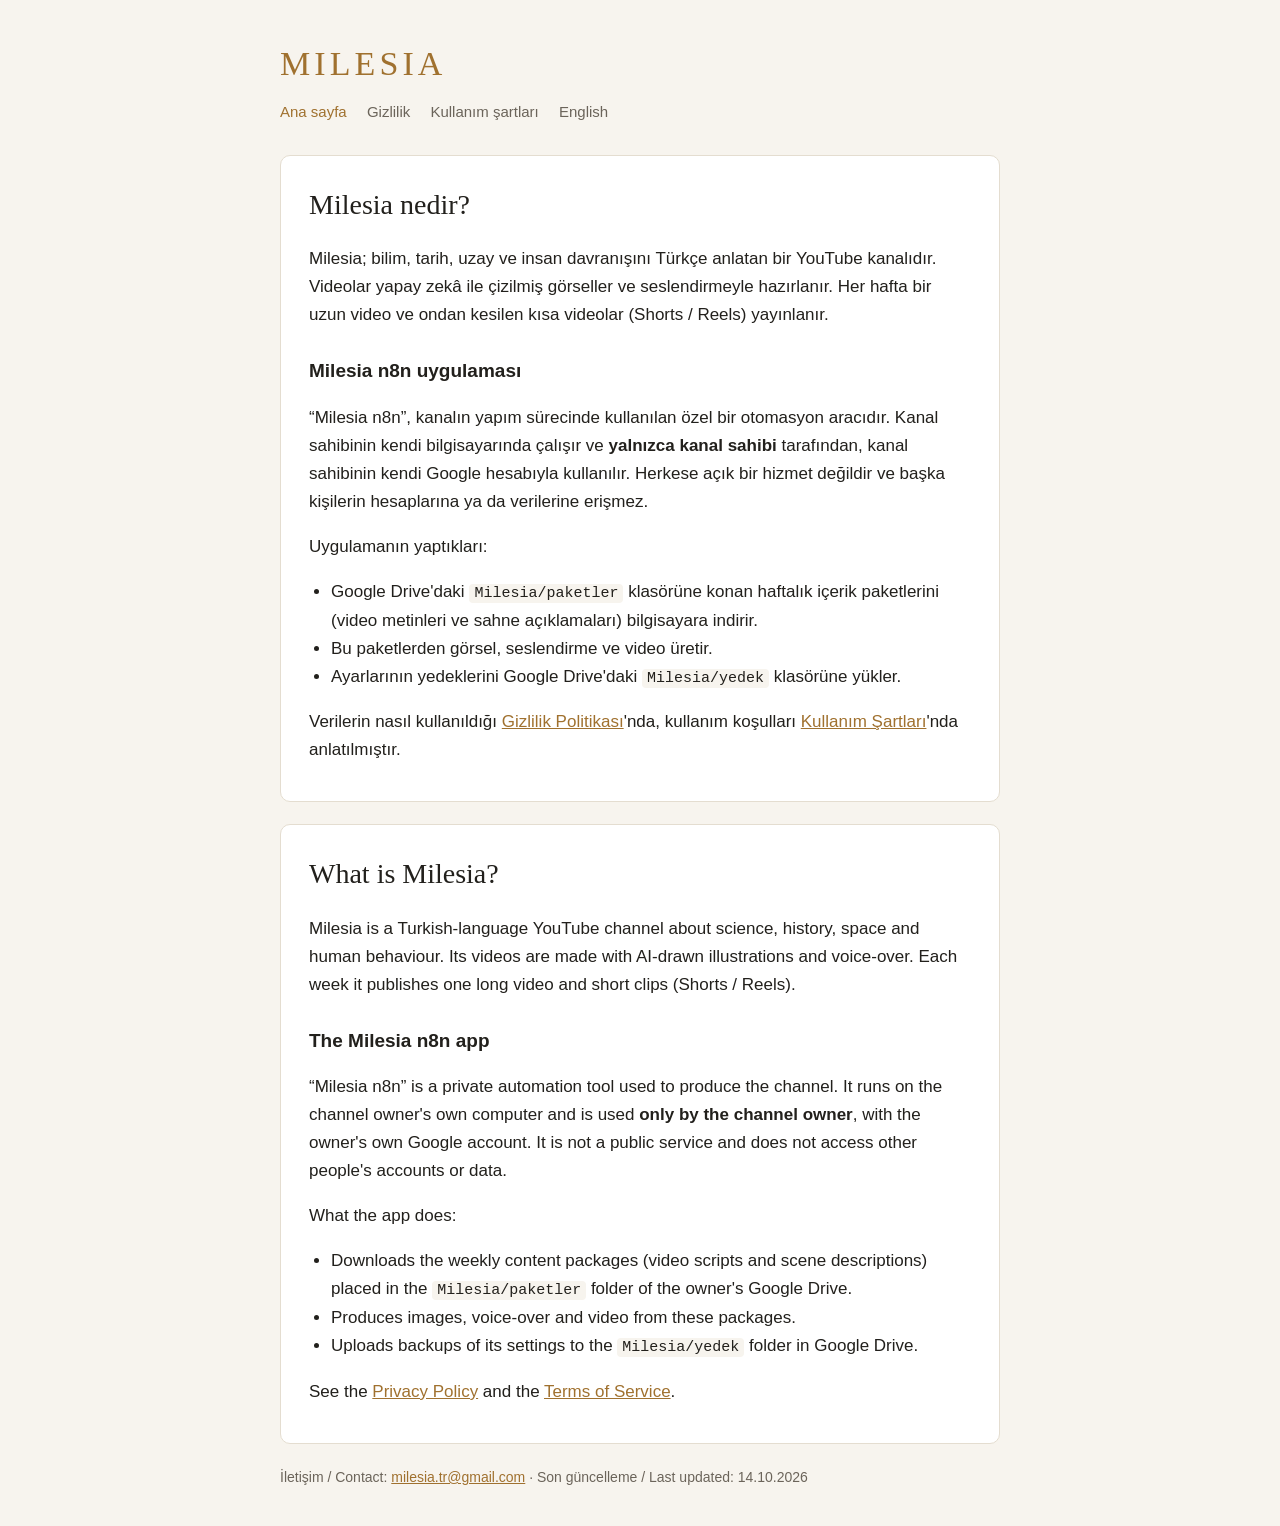
<file: index.html>
<!doctype html>
<html lang="tr">
<head>
<meta charset="utf-8">
<meta name="viewport" content="width=device-width, initial-scale=1">
<title>Milesia</title>
<meta name="description" content="Milesia: bilim, tarih, uzay ve insan davranışını Türkçe anlatan YouTube kanalı.">
<link rel="stylesheet" href="stil.css">
</head>
<body>
<header>
  <a class="logo" href="./">MILESIA</a>
  <nav>
    <a href="./" aria-current="page">Ana sayfa</a>
    <a href="gizlilik.html">Gizlilik</a>
    <a href="kosullar.html">Kullanım şartları</a>
    <a href="#en">English</a>
  </nav>
</header>

<main>
  <section>
    <h1>Milesia nedir?</h1>
    <p>Milesia; bilim, tarih, uzay ve insan davranışını Türkçe anlatan bir YouTube kanalıdır.
    Videolar yapay zekâ ile çizilmiş görseller ve seslendirmeyle hazırlanır. Her hafta bir uzun
    video ve ondan kesilen kısa videolar (Shorts / Reels) yayınlanır.</p>

    <h2>Milesia n8n uygulaması</h2>
    <p>“Milesia n8n”, kanalın yapım sürecinde kullanılan özel bir otomasyon aracıdır.
    Kanal sahibinin kendi bilgisayarında çalışır ve <strong>yalnızca kanal sahibi</strong> tarafından,
    kanal sahibinin kendi Google hesabıyla kullanılır. Herkese açık bir hizmet değildir ve
    başka kişilerin hesaplarına ya da verilerine erişmez.</p>
    <p>Uygulamanın yaptıkları:</p>
    <ul>
      <li>Google Drive'daki <code>Milesia/paketler</code> klasörüne konan haftalık içerik paketlerini
      (video metinleri ve sahne açıklamaları) bilgisayara indirir.</li>
      <li>Bu paketlerden görsel, seslendirme ve video üretir.</li>
      <li>Ayarlarının yedeklerini Google Drive'daki <code>Milesia/yedek</code> klasörüne yükler.</li>
    </ul>
    <p>Verilerin nasıl kullanıldığı <a href="gizlilik.html">Gizlilik Politikası</a>'nda,
    kullanım koşulları <a href="kosullar.html">Kullanım Şartları</a>'nda anlatılmıştır.</p>
  </section>

  <section id="en" lang="en">
    <h1>What is Milesia?</h1>
    <p>Milesia is a Turkish-language YouTube channel about science, history, space and human
    behaviour. Its videos are made with AI-drawn illustrations and voice-over. Each week it
    publishes one long video and short clips (Shorts / Reels).</p>

    <h2>The Milesia n8n app</h2>
    <p>“Milesia n8n” is a private automation tool used to produce the channel. It runs on the
    channel owner's own computer and is used <strong>only by the channel owner</strong>, with the
    owner's own Google account. It is not a public service and does not access other people's
    accounts or data.</p>
    <p>What the app does:</p>
    <ul>
      <li>Downloads the weekly content packages (video scripts and scene descriptions) placed in the
      <code>Milesia/paketler</code> folder of the owner's Google Drive.</li>
      <li>Produces images, voice-over and video from these packages.</li>
      <li>Uploads backups of its settings to the <code>Milesia/yedek</code> folder in Google Drive.</li>
    </ul>
    <p>See the <a href="gizlilik.html#en">Privacy Policy</a> and the
    <a href="kosullar.html#en">Terms of Service</a>.</p>
  </section>
</main>

<footer>
  İletişim / Contact: <a href="mailto:milesia.tr@gmail.com">milesia.tr@gmail.com</a> · Son güncelleme / Last updated: 14.10.2026
</footer>
</body>
</html>
</file>
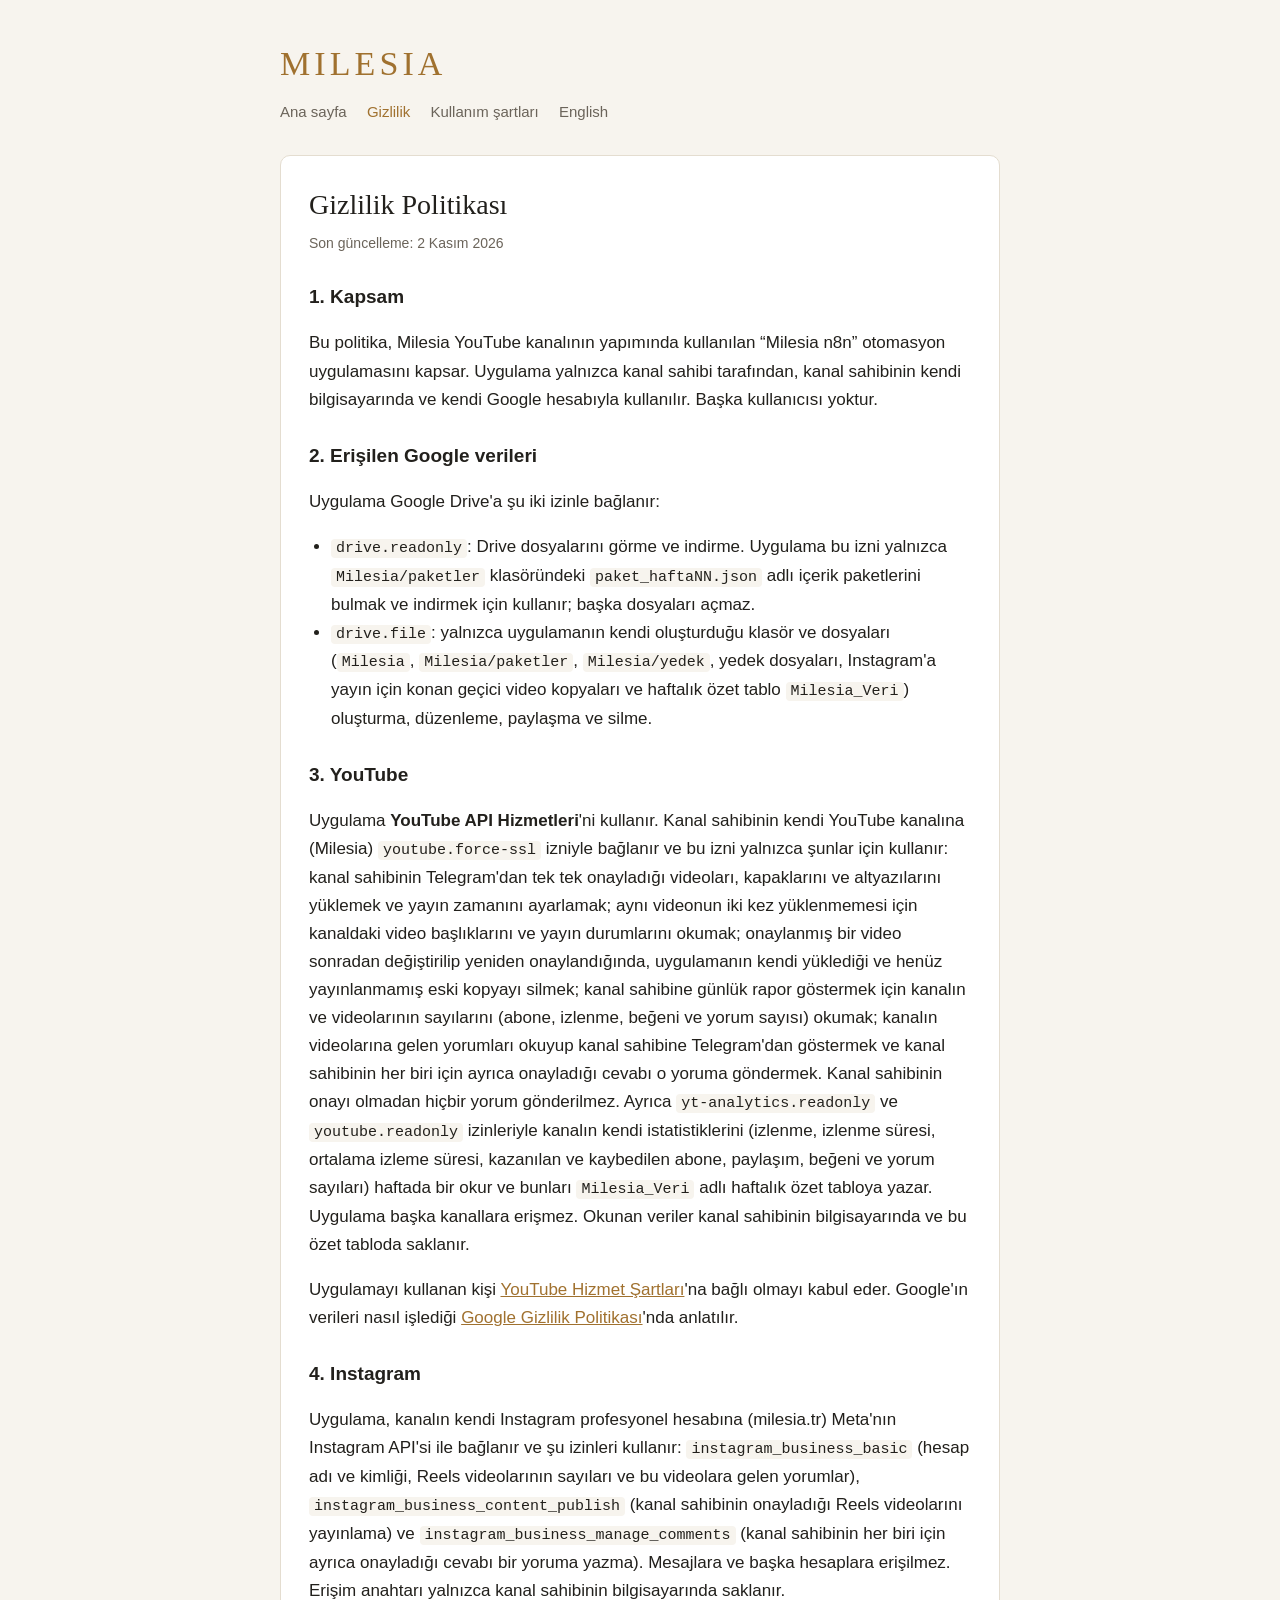
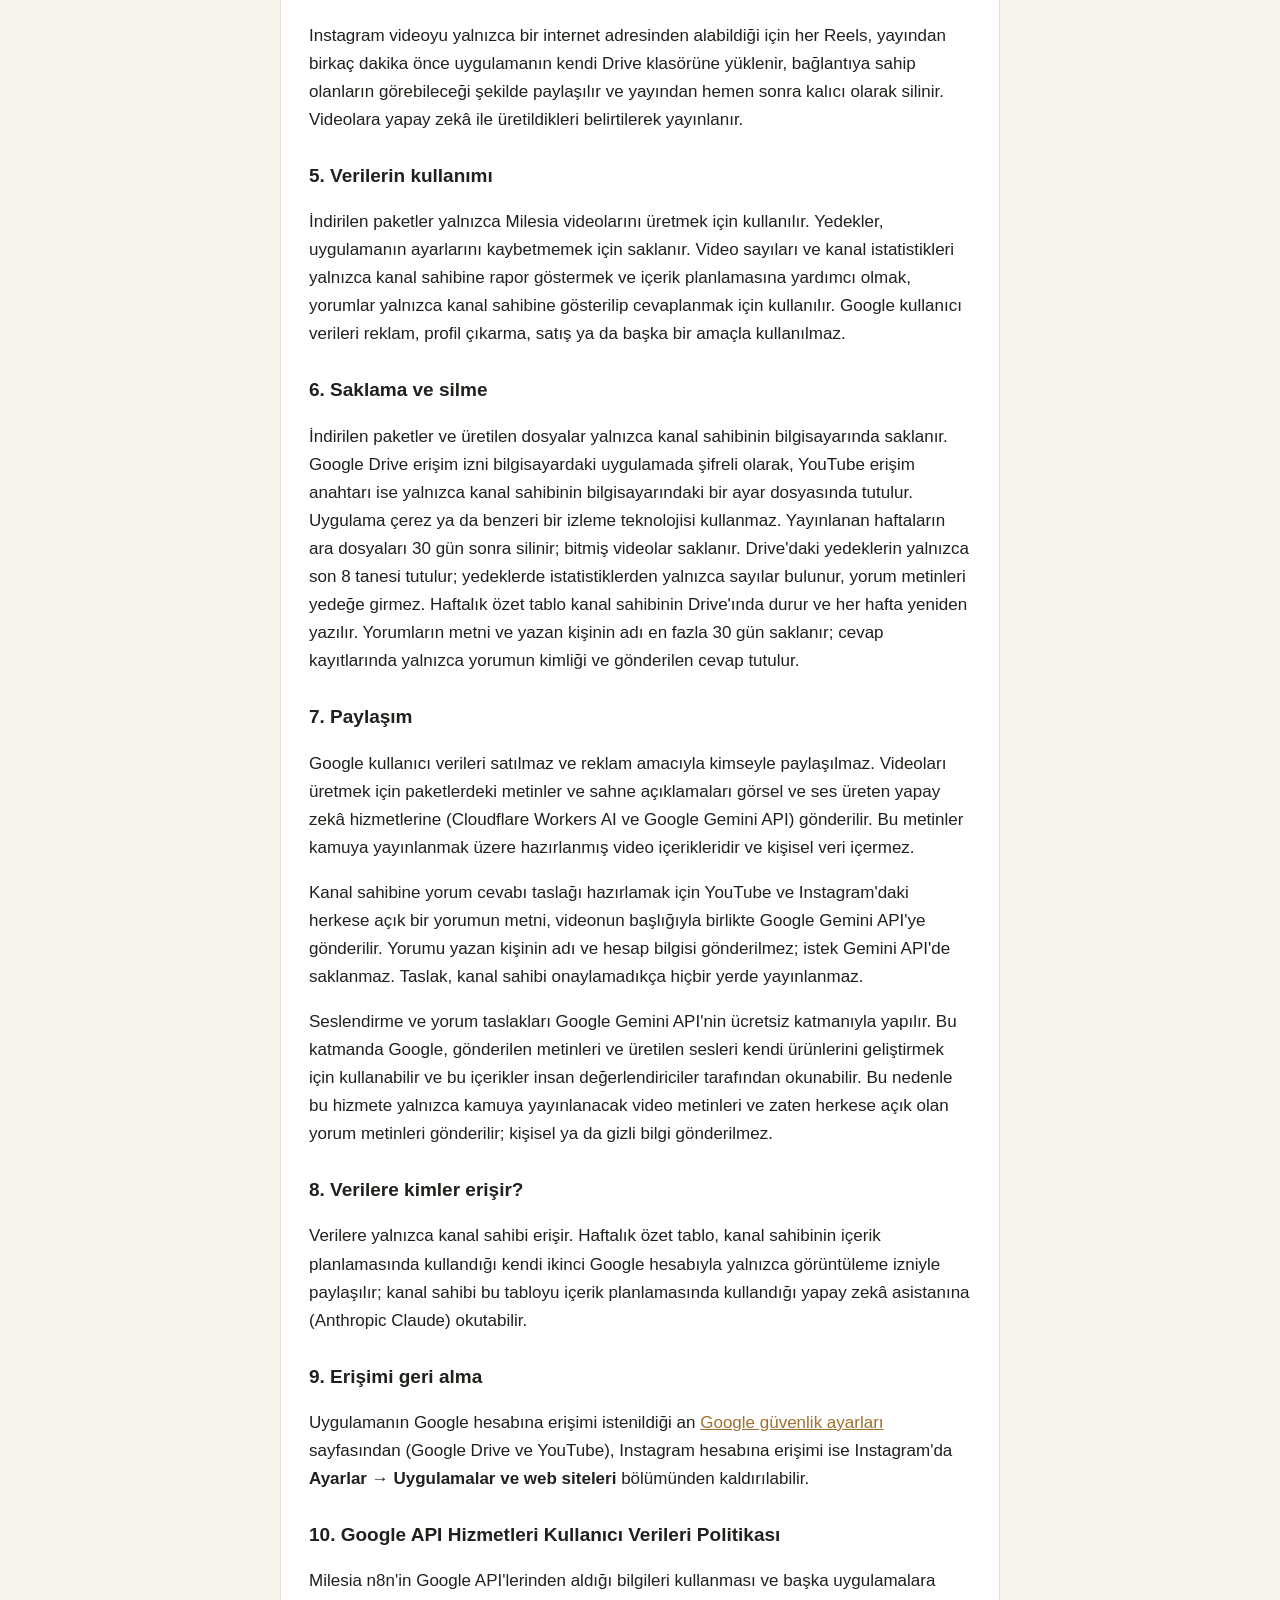
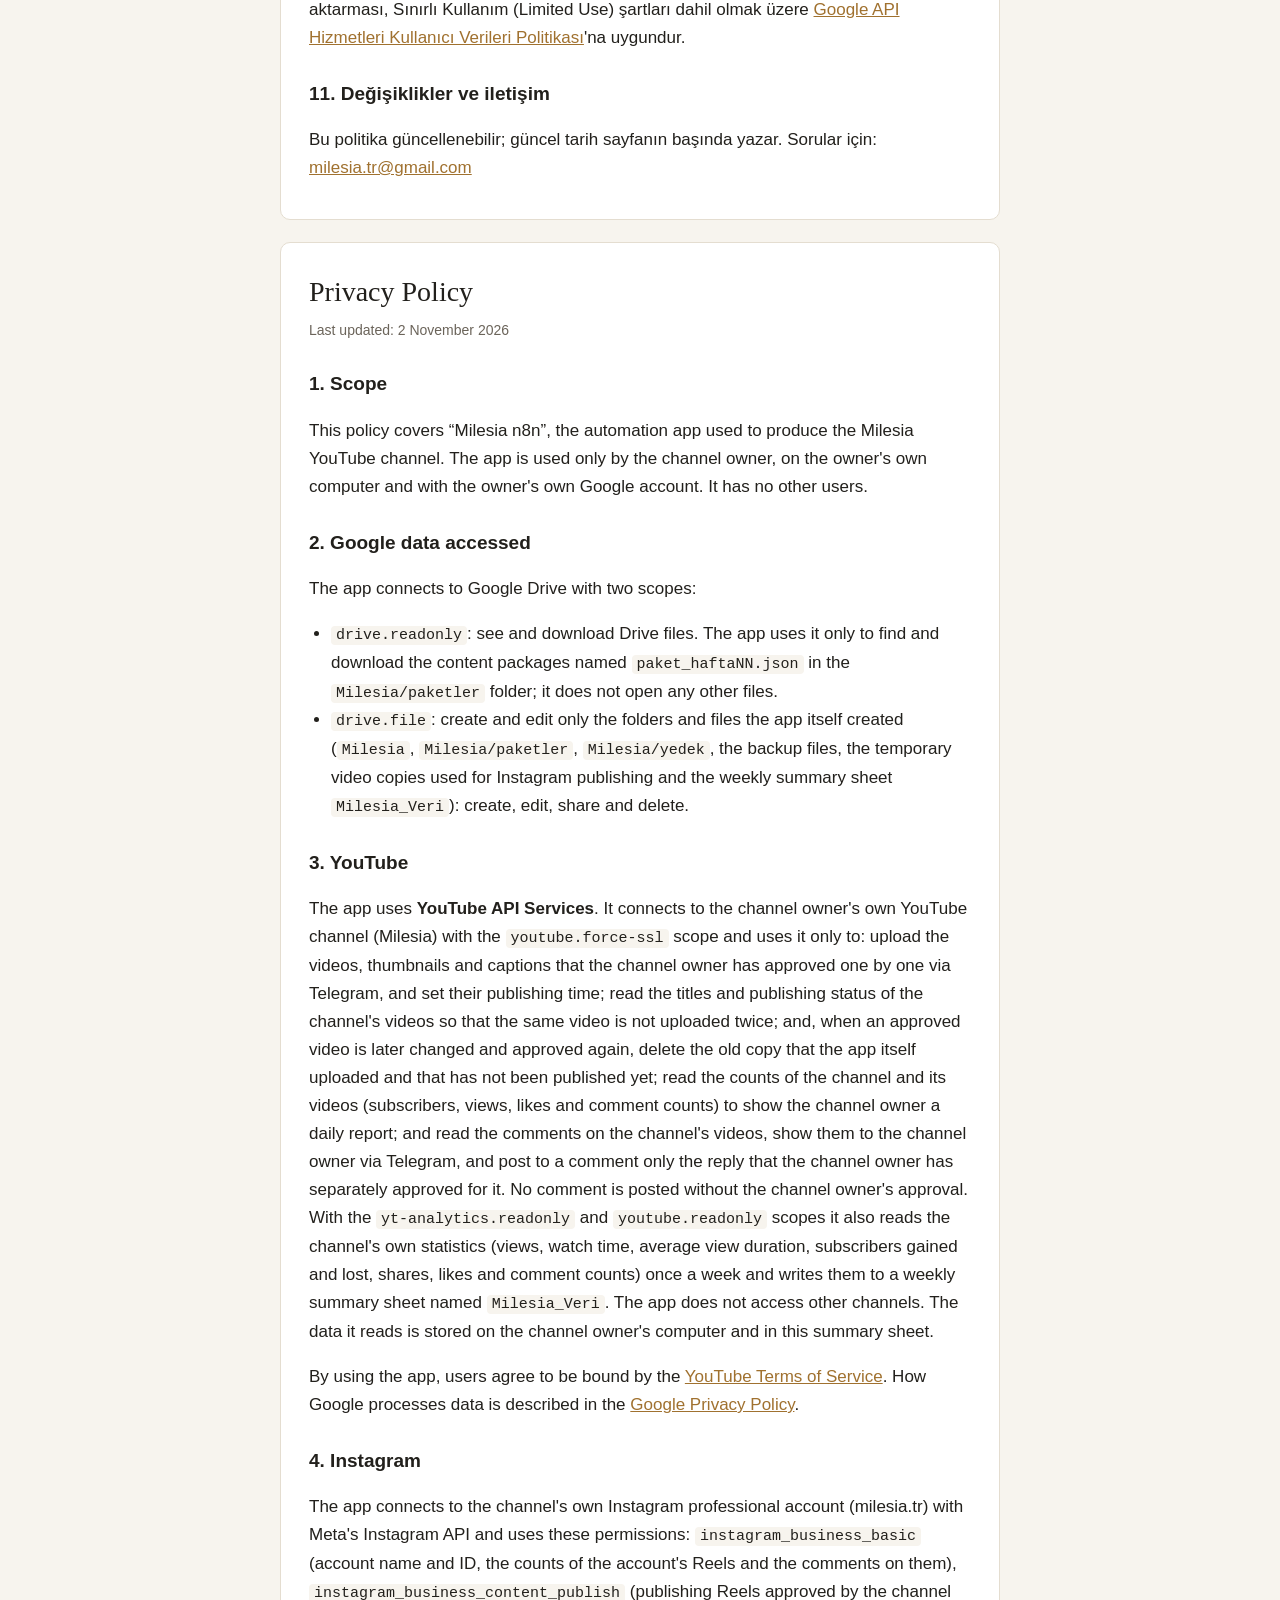
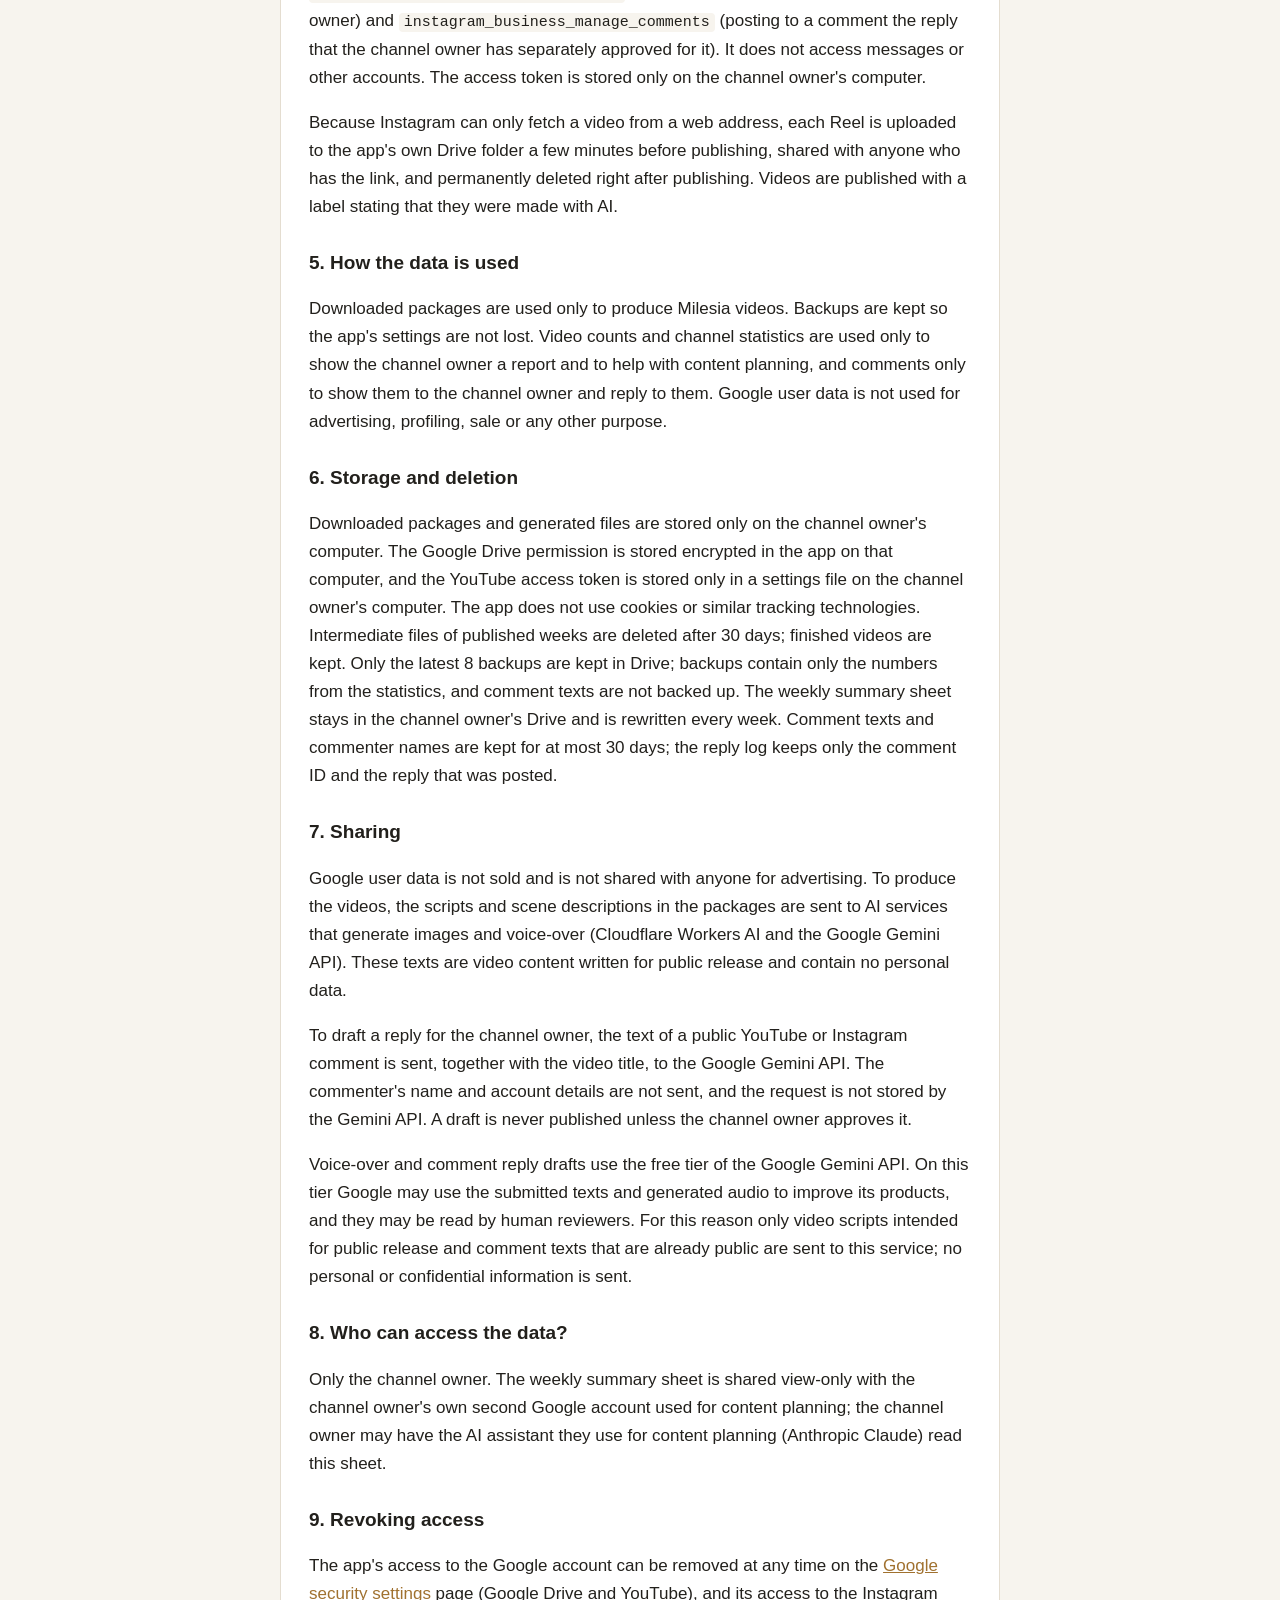
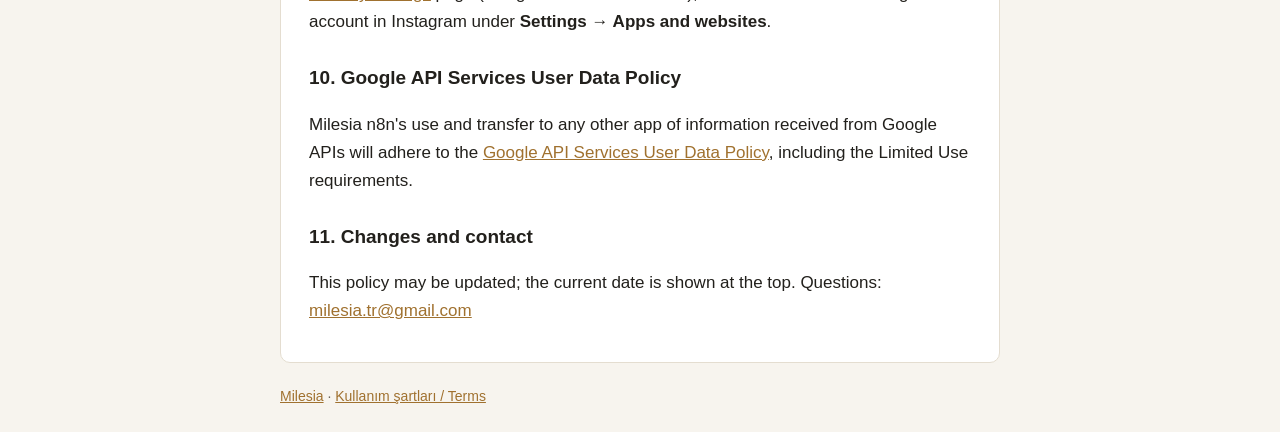
<file: gizlilik.html>
<!doctype html>
<html lang="tr">
<head>
<meta charset="utf-8">
<meta name="viewport" content="width=device-width, initial-scale=1">
<title>Milesia – Gizlilik Politikası</title>
<link rel="stylesheet" href="stil.css">
</head>
<body>
<header>
  <a class="logo" href="./">MILESIA</a>
  <nav>
    <a href="./">Ana sayfa</a>
    <a href="gizlilik.html" aria-current="page">Gizlilik</a>
    <a href="kosullar.html">Kullanım şartları</a>
    <a href="#en">English</a>
  </nav>
</header>

<main>
  <section>
    <h1>Gizlilik Politikası</h1>
    <p class="tarih">Son güncelleme: 2 Kasım 2026</p>

    <h2>1. Kapsam</h2>
    <p>Bu politika, Milesia YouTube kanalının yapımında kullanılan “Milesia n8n” otomasyon
    uygulamasını kapsar. Uygulama yalnızca kanal sahibi tarafından, kanal sahibinin kendi
    bilgisayarında ve kendi Google hesabıyla kullanılır. Başka kullanıcısı yoktur.</p>

    <h2>2. Erişilen Google verileri</h2>
    <p>Uygulama Google Drive'a şu iki izinle bağlanır:</p>
    <ul>
      <li><code>drive.readonly</code>: Drive dosyalarını görme ve indirme. Uygulama bu izni yalnızca
      <code>Milesia/paketler</code> klasöründeki <code>paket_haftaNN.json</code> adlı içerik paketlerini
      bulmak ve indirmek için kullanır; başka dosyaları açmaz.</li>
      <li><code>drive.file</code>: yalnızca uygulamanın kendi oluşturduğu klasör ve dosyaları
      (<code>Milesia</code>, <code>Milesia/paketler</code>, <code>Milesia/yedek</code>, yedek dosyaları,
      Instagram'a yayın için konan geçici video kopyaları ve haftalık özet tablo <code>Milesia_Veri</code>)
      oluşturma, düzenleme, paylaşma ve silme.</li>
    </ul>

    <h2>3. YouTube</h2>
    <p>Uygulama <b>YouTube API Hizmetleri</b>'ni kullanır. Kanal sahibinin kendi YouTube kanalına (Milesia)
    <code>youtube.force-ssl</code> izniyle bağlanır ve bu izni yalnızca şunlar için kullanır: kanal sahibinin
    Telegram'dan tek tek onayladığı videoları, kapaklarını ve altyazılarını yüklemek ve yayın zamanını ayarlamak;
    aynı videonun iki kez yüklenmemesi için kanaldaki video başlıklarını ve yayın durumlarını okumak; onaylanmış
    bir video sonradan değiştirilip yeniden onaylandığında, uygulamanın kendi yüklediği ve henüz yayınlanmamış eski
    kopyayı silmek; kanal sahibine günlük rapor göstermek için kanalın ve videolarının sayılarını (abone, izlenme,
    beğeni ve yorum sayısı) okumak; kanalın videolarına gelen yorumları okuyup kanal sahibine Telegram'dan göstermek ve
    kanal sahibinin her biri için ayrıca onayladığı cevabı o yoruma göndermek. Kanal sahibinin onayı olmadan hiçbir
    yorum gönderilmez. Ayrıca <code>yt-analytics.readonly</code> ve <code>youtube.readonly</code> izinleriyle
    kanalın kendi istatistiklerini (izlenme, izlenme süresi, ortalama izleme süresi, kazanılan ve kaybedilen abone,
    paylaşım, beğeni ve yorum sayıları) haftada bir okur ve bunları <code>Milesia_Veri</code> adlı haftalık özet
    tabloya yazar. Uygulama başka kanallara erişmez. Okunan veriler kanal sahibinin bilgisayarında ve bu özet tabloda saklanır.</p>
    <p>Uygulamayı kullanan kişi <a href="https://www.youtube.com/t/terms">YouTube Hizmet Şartları</a>'na bağlı
    olmayı kabul eder. Google'ın verileri nasıl işlediği
    <a href="http://www.google.com/policies/privacy">Google Gizlilik Politikası</a>'nda anlatılır.</p>

    <h2>4. Instagram</h2>
    <p>Uygulama, kanalın kendi Instagram profesyonel hesabına (milesia.tr) Meta'nın Instagram API'si ile
    bağlanır ve şu izinleri kullanır: <code>instagram_business_basic</code> (hesap adı ve kimliği, Reels
    videolarının sayıları ve bu videolara gelen yorumlar), <code>instagram_business_content_publish</code> (kanal
    sahibinin onayladığı Reels videolarını yayınlama) ve <code>instagram_business_manage_comments</code> (kanal
    sahibinin her biri için ayrıca onayladığı cevabı bir yoruma yazma). Mesajlara ve başka hesaplara erişilmez.
    Erişim anahtarı yalnızca kanal sahibinin bilgisayarında saklanır.</p>
    <p>Instagram videoyu yalnızca bir internet adresinden alabildiği için her Reels, yayından birkaç dakika önce
    uygulamanın kendi Drive klasörüne yüklenir, bağlantıya sahip olanların görebileceği şekilde paylaşılır ve
    yayından hemen sonra kalıcı olarak silinir. Videolara yapay zekâ ile üretildikleri belirtilerek yayınlanır.</p>

    <h2>5. Verilerin kullanımı</h2>
    <p>İndirilen paketler yalnızca Milesia videolarını üretmek için kullanılır. Yedekler, uygulamanın
    ayarlarını kaybetmemek için saklanır. Video sayıları ve kanal istatistikleri yalnızca kanal sahibine rapor
    göstermek ve içerik planlamasına yardımcı olmak, yorumlar yalnızca kanal sahibine gösterilip cevaplanmak için
    kullanılır. Google kullanıcı verileri reklam, profil çıkarma, satış ya da başka bir amaçla kullanılmaz.</p>

    <h2>6. Saklama ve silme</h2>
    <p>İndirilen paketler ve üretilen dosyalar yalnızca kanal sahibinin bilgisayarında saklanır.
    Google Drive erişim izni bilgisayardaki uygulamada şifreli olarak, YouTube erişim anahtarı ise yalnızca kanal sahibinin
    bilgisayarındaki bir ayar dosyasında tutulur. Uygulama çerez ya da benzeri bir izleme teknolojisi kullanmaz. Yayınlanan haftaların ara
    dosyaları 30 gün sonra silinir; bitmiş videolar saklanır. Drive'daki yedeklerin yalnızca son 8 tanesi
    tutulur; yedeklerde istatistiklerden yalnızca sayılar bulunur, yorum metinleri yedeğe girmez. Haftalık özet tablo
    kanal sahibinin Drive'ında durur ve her hafta yeniden yazılır. Yorumların metni ve yazan kişinin adı en fazla
    30 gün saklanır; cevap kayıtlarında yalnızca yorumun kimliği ve gönderilen cevap tutulur.</p>

    <h2>7. Paylaşım</h2>
    <p>Google kullanıcı verileri satılmaz ve reklam amacıyla kimseyle paylaşılmaz. Videoları üretmek için
    paketlerdeki metinler ve sahne açıklamaları görsel ve ses üreten yapay zekâ hizmetlerine
    (Cloudflare Workers AI ve Google Gemini API) gönderilir. Bu metinler kamuya yayınlanmak üzere
    hazırlanmış video içerikleridir ve kişisel veri içermez.</p>
    <p>Kanal sahibine yorum cevabı taslağı hazırlamak için YouTube ve Instagram'daki herkese açık bir yorumun metni,
    videonun başlığıyla birlikte Google Gemini API'ye gönderilir. Yorumu yazan kişinin adı ve hesap bilgisi gönderilmez;
    istek Gemini API'de saklanmaz. Taslak, kanal sahibi onaylamadıkça hiçbir yerde yayınlanmaz.</p>
    <p>Seslendirme ve yorum taslakları Google Gemini API'nin ücretsiz katmanıyla yapılır. Bu katmanda Google, gönderilen
    metinleri ve üretilen sesleri kendi ürünlerini geliştirmek için kullanabilir ve bu içerikler insan
    değerlendiriciler tarafından okunabilir. Bu nedenle bu hizmete yalnızca kamuya yayınlanacak video
    metinleri ve zaten herkese açık olan yorum metinleri gönderilir; kişisel ya da gizli bilgi gönderilmez.</p>

    <h2>8. Verilere kimler erişir?</h2>
    <p>Verilere yalnızca kanal sahibi erişir. Haftalık özet tablo, kanal sahibinin içerik planlamasında kullandığı
    kendi ikinci Google hesabıyla yalnızca görüntüleme izniyle paylaşılır; kanal sahibi bu tabloyu içerik
    planlamasında kullandığı yapay zekâ asistanına (Anthropic Claude) okutabilir.</p>

    <h2>9. Erişimi geri alma</h2>
    <p>Uygulamanın Google hesabına erişimi istenildiği an
    <a href="https://security.google.com/settings/security/permissions">Google güvenlik ayarları</a>
    sayfasından (Google Drive ve YouTube), Instagram hesabına erişimi ise Instagram'da <b>Ayarlar → Uygulamalar ve web siteleri</b>
    bölümünden kaldırılabilir.</p>

    <h2>10. Google API Hizmetleri Kullanıcı Verileri Politikası</h2>
    <p>Milesia n8n'in Google API'lerinden aldığı bilgileri kullanması ve başka uygulamalara aktarması,
    Sınırlı Kullanım (Limited Use) şartları dahil olmak üzere
    <a href="https://developers.google.com/terms/api-services-user-data-policy">Google API Hizmetleri
    Kullanıcı Verileri Politikası</a>'na uygundur.</p>

    <h2>11. Değişiklikler ve iletişim</h2>
    <p>Bu politika güncellenebilir; güncel tarih sayfanın başında yazar. Sorular için:
    <a href="mailto:milesia.tr@gmail.com">milesia.tr@gmail.com</a></p>
  </section>

  <section id="en" lang="en">
    <h1>Privacy Policy</h1>
    <p class="tarih">Last updated: 2 November 2026</p>

    <h2>1. Scope</h2>
    <p>This policy covers “Milesia n8n”, the automation app used to produce the Milesia YouTube channel.
    The app is used only by the channel owner, on the owner's own computer and with the owner's own
    Google account. It has no other users.</p>

    <h2>2. Google data accessed</h2>
    <p>The app connects to Google Drive with two scopes:</p>
    <ul>
      <li><code>drive.readonly</code>: see and download Drive files. The app uses it only to find and
      download the content packages named <code>paket_haftaNN.json</code> in the
      <code>Milesia/paketler</code> folder; it does not open any other files.</li>
      <li><code>drive.file</code>: create and edit only the folders and files the app itself created
      (<code>Milesia</code>, <code>Milesia/paketler</code>, <code>Milesia/yedek</code>, the backup files, the
      temporary video copies used for Instagram publishing and the weekly summary sheet <code>Milesia_Veri</code>):
      create, edit, share and delete.</li>
    </ul>

    <h2>3. YouTube</h2>
    <p>The app uses <b>YouTube API Services</b>. It connects to the channel owner's own YouTube channel (Milesia)
    with the <code>youtube.force-ssl</code> scope and uses it only to: upload the videos, thumbnails and captions that
    the channel owner has approved one by one via Telegram, and set their publishing time; read the titles and
    publishing status of the channel's videos so that the same video is not uploaded twice; and, when an approved
    video is later changed and approved again, delete the old copy that the app itself uploaded and that has not
    been published yet; read the counts of the channel and its videos (subscribers, views, likes and comment counts)
    to show the channel owner a daily report; and read the comments on the channel's videos, show them to the channel
    owner via Telegram, and post to a comment only the reply that the channel owner has separately approved for it.
    No comment is posted without the channel owner's approval. With the <code>yt-analytics.readonly</code> and
    <code>youtube.readonly</code> scopes it also reads the channel's own statistics (views, watch time, average view
    duration, subscribers gained and lost, shares, likes and comment counts) once a week and writes them to a weekly
    summary sheet named <code>Milesia_Veri</code>. The app does not access other channels. The data it reads is stored
    on the channel owner's computer and in this summary sheet.</p>
    <p>By using the app, users agree to be bound by the <a href="https://www.youtube.com/t/terms">YouTube Terms of
    Service</a>. How Google processes data is described in the
    <a href="http://www.google.com/policies/privacy">Google Privacy Policy</a>.</p>

    <h2>4. Instagram</h2>
    <p>The app connects to the channel's own Instagram professional account (milesia.tr) with Meta's Instagram
    API and uses these permissions: <code>instagram_business_basic</code> (account name and ID, the counts of the
    account's Reels and the comments on them), <code>instagram_business_content_publish</code> (publishing Reels
    approved by the channel owner) and <code>instagram_business_manage_comments</code> (posting to a comment the reply
    that the channel owner has separately approved for it). It does not access messages or other accounts. The access
    token is stored only on the channel owner's computer.</p>
    <p>Because Instagram can only fetch a video from a web address, each Reel is uploaded to the app's own Drive
    folder a few minutes before publishing, shared with anyone who has the link, and permanently deleted right after
    publishing. Videos are published with a label stating that they were made with AI.</p>

    <h2>5. How the data is used</h2>
    <p>Downloaded packages are used only to produce Milesia videos. Backups are kept so the app's
    settings are not lost. Video counts and channel statistics are used only to show the channel owner a report and
    to help with content planning, and comments only to show them to the channel owner and reply to them. Google user data is not used for advertising, profiling, sale or any
    other purpose.</p>

    <h2>6. Storage and deletion</h2>
    <p>Downloaded packages and generated files are stored only on the channel owner's computer.
    The Google Drive permission is stored encrypted in the app on that computer, and the YouTube access token is
    stored only in a settings file on the channel owner's computer. The app does not use cookies or similar
    tracking technologies. Intermediate files of
    published weeks are deleted after 30 days; finished videos are kept. Only the latest 8 backups are
    kept in Drive; backups contain only the numbers from the statistics, and comment texts are not backed up. The
    weekly summary sheet stays in the channel owner's Drive and is rewritten every week. Comment texts and commenter names are kept for at most 30 days; the reply log keeps only the
    comment ID and the reply that was posted.</p>

    <h2>7. Sharing</h2>
    <p>Google user data is not sold and is not shared with anyone for advertising. To produce the videos,
    the scripts and scene descriptions in the packages are sent to AI services that generate images and
    voice-over (Cloudflare Workers AI and the Google Gemini API). These texts are video content written
    for public release and contain no personal data.</p>
    <p>To draft a reply for the channel owner, the text of a public YouTube or Instagram comment is sent, together
    with the video title, to the Google Gemini API. The commenter's name and account details are not sent, and the
    request is not stored by the Gemini API. A draft is never published unless the channel owner approves it.</p>
    <p>Voice-over and comment reply drafts use the free tier of the Google Gemini API. On this tier Google may use the submitted
    texts and generated audio to improve its products, and they may be read by human reviewers. For this
    reason only video scripts intended for public release and comment texts that are already public are sent to
    this service; no personal or confidential information is sent.</p>

    <h2>8. Who can access the data?</h2>
    <p>Only the channel owner. The weekly summary sheet is shared view-only with the channel owner's own second
    Google account used for content planning; the channel owner may have the AI assistant they use for content
    planning (Anthropic Claude) read this sheet.</p>

    <h2>9. Revoking access</h2>
    <p>The app's access to the Google account can be removed at any time on the
    <a href="https://security.google.com/settings/security/permissions">Google security settings</a> page (Google
    Drive and YouTube), and its
    access to the Instagram account in Instagram under <b>Settings → Apps and websites</b>.</p>

    <h2>10. Google API Services User Data Policy</h2>
    <p>Milesia n8n's use and transfer to any other app of information received from Google APIs will
    adhere to the <a href="https://developers.google.com/terms/api-services-user-data-policy">Google API
    Services User Data Policy</a>, including the Limited Use requirements.</p>

    <h2>11. Changes and contact</h2>
    <p>This policy may be updated; the current date is shown at the top. Questions:
    <a href="mailto:milesia.tr@gmail.com">milesia.tr@gmail.com</a></p>
  </section>
</main>

<footer>
  <a href="./">Milesia</a> · <a href="kosullar.html">Kullanım şartları / Terms</a>
</footer>
</body>
</html>
</file>
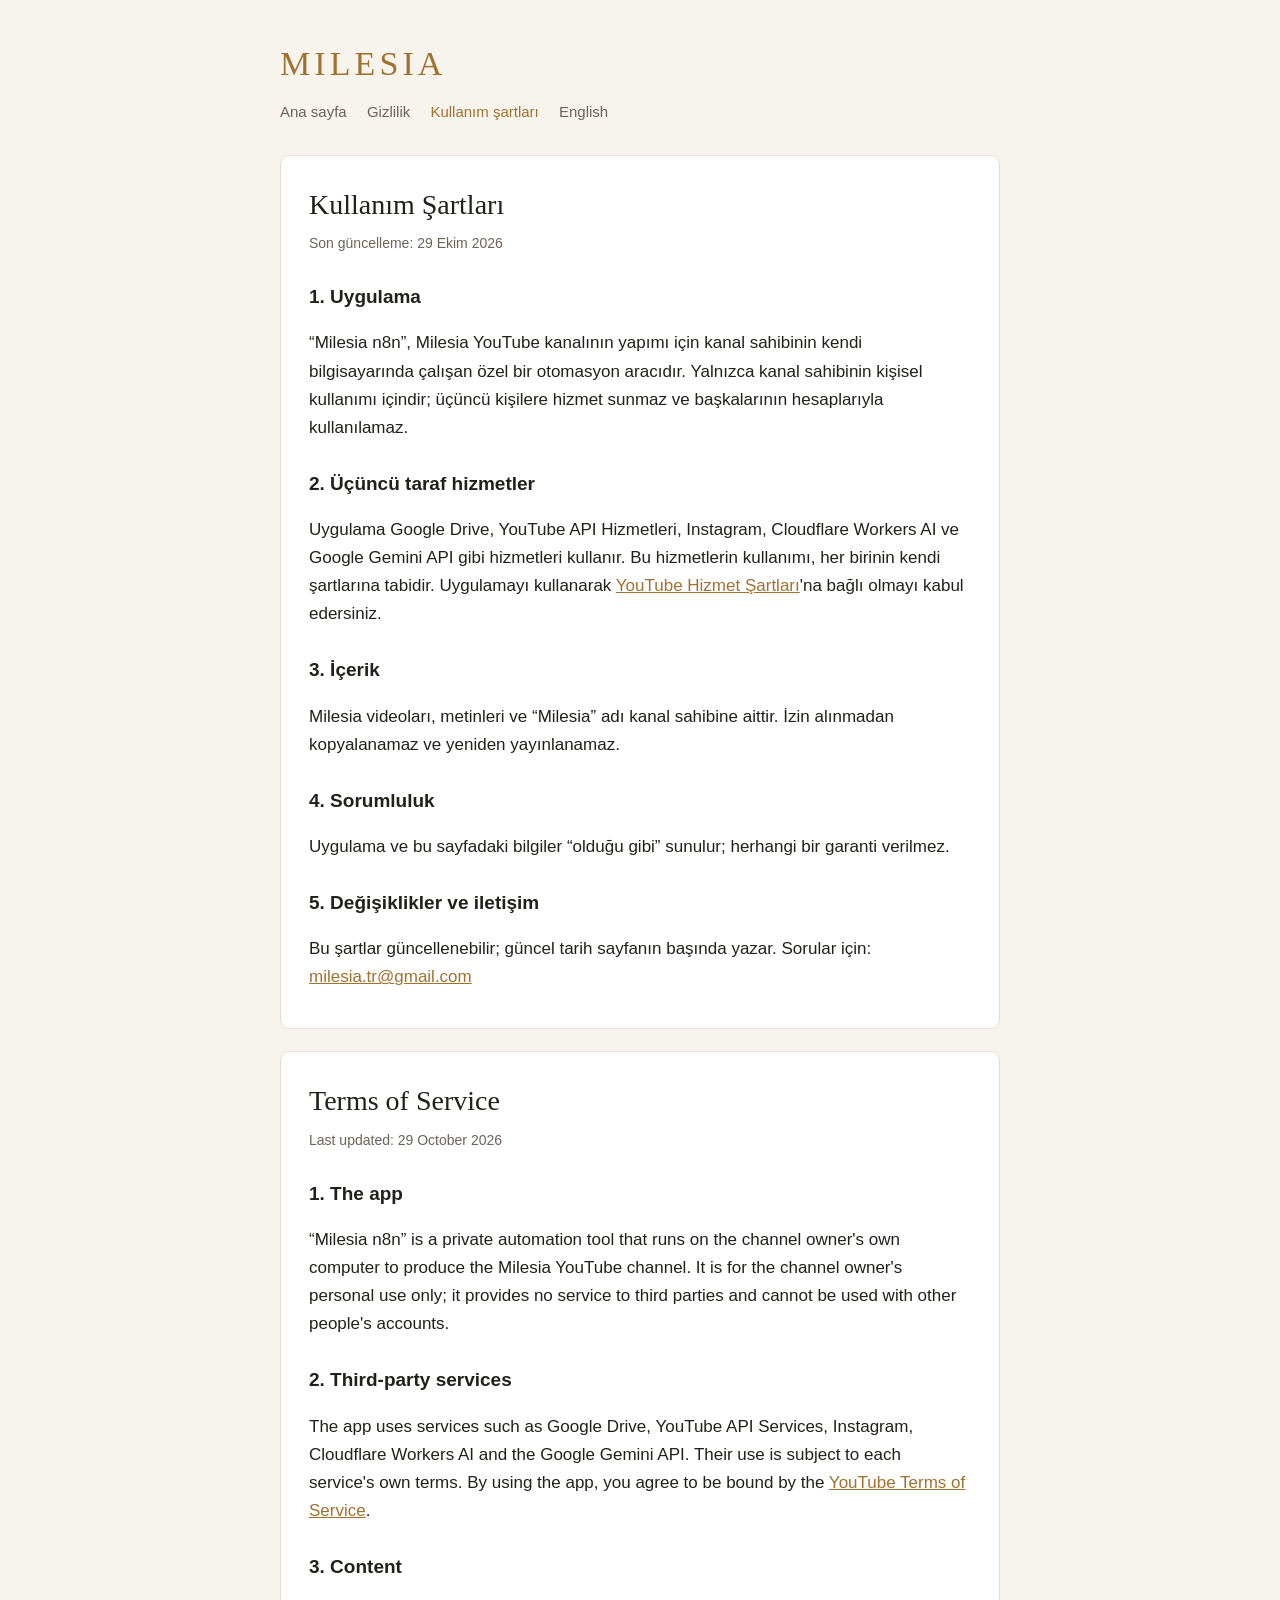
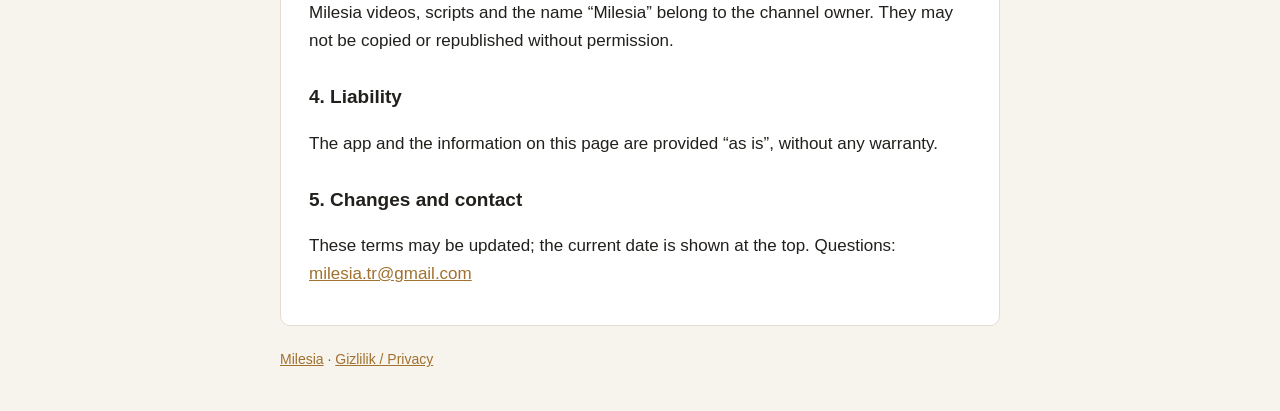
<file: kosullar.html>
<!doctype html>
<html lang="tr">
<head>
<meta charset="utf-8">
<meta name="viewport" content="width=device-width, initial-scale=1">
<title>Milesia – Kullanım Şartları</title>
<link rel="stylesheet" href="stil.css">
</head>
<body>
<header>
  <a class="logo" href="./">MILESIA</a>
  <nav>
    <a href="./">Ana sayfa</a>
    <a href="gizlilik.html">Gizlilik</a>
    <a href="kosullar.html" aria-current="page">Kullanım şartları</a>
    <a href="#en">English</a>
  </nav>
</header>

<main>
  <section>
    <h1>Kullanım Şartları</h1>
    <p class="tarih">Son güncelleme: 29 Ekim 2026</p>

    <h2>1. Uygulama</h2>
    <p>“Milesia n8n”, Milesia YouTube kanalının yapımı için kanal sahibinin kendi bilgisayarında çalışan
    özel bir otomasyon aracıdır. Yalnızca kanal sahibinin kişisel kullanımı içindir; üçüncü kişilere
    hizmet sunmaz ve başkalarının hesaplarıyla kullanılamaz.</p>

    <h2>2. Üçüncü taraf hizmetler</h2>
    <p>Uygulama Google Drive, YouTube API Hizmetleri, Instagram, Cloudflare Workers AI ve Google Gemini API gibi
    hizmetleri kullanır. Bu hizmetlerin kullanımı, her birinin kendi şartlarına tabidir. Uygulamayı kullanarak
    <a href="https://www.youtube.com/t/terms">YouTube Hizmet Şartları</a>'na bağlı olmayı kabul edersiniz.</p>

    <h2>3. İçerik</h2>
    <p>Milesia videoları, metinleri ve “Milesia” adı kanal sahibine aittir. İzin alınmadan kopyalanamaz
    ve yeniden yayınlanamaz.</p>

    <h2>4. Sorumluluk</h2>
    <p>Uygulama ve bu sayfadaki bilgiler “olduğu gibi” sunulur; herhangi bir garanti verilmez.</p>

    <h2>5. Değişiklikler ve iletişim</h2>
    <p>Bu şartlar güncellenebilir; güncel tarih sayfanın başında yazar. Sorular için:
    <a href="mailto:milesia.tr@gmail.com">milesia.tr@gmail.com</a></p>
  </section>

  <section id="en" lang="en">
    <h1>Terms of Service</h1>
    <p class="tarih">Last updated: 29 October 2026</p>

    <h2>1. The app</h2>
    <p>“Milesia n8n” is a private automation tool that runs on the channel owner's own computer to
    produce the Milesia YouTube channel. It is for the channel owner's personal use only; it provides
    no service to third parties and cannot be used with other people's accounts.</p>

    <h2>2. Third-party services</h2>
    <p>The app uses services such as Google Drive, YouTube API Services, Instagram, Cloudflare Workers AI and the
    Google Gemini API. Their use is subject to each service's own terms. By using the app, you agree to be bound by
    the <a href="https://www.youtube.com/t/terms">YouTube Terms of Service</a>.</p>

    <h2>3. Content</h2>
    <p>Milesia videos, scripts and the name “Milesia” belong to the channel owner. They may not be
    copied or republished without permission.</p>

    <h2>4. Liability</h2>
    <p>The app and the information on this page are provided “as is”, without any warranty.</p>

    <h2>5. Changes and contact</h2>
    <p>These terms may be updated; the current date is shown at the top. Questions:
    <a href="mailto:milesia.tr@gmail.com">milesia.tr@gmail.com</a></p>
  </section>
</main>

<footer>
  <a href="./">Milesia</a> · <a href="gizlilik.html">Gizlilik / Privacy</a>
</footer>
</body>
</html>
</file>
<file: stil.css>
:root {
  --zemin: #f7f4ee;
  --kart: #ffffff;
  --yazi: #22201c;
  --soluk: #6b645a;
  --bronz: #a0712f;
  --cizgi: #e4ddd0;
}
@media (prefers-color-scheme: dark) {
  :root {
    --zemin: #15130f;
    --kart: #1e1b16;
    --yazi: #ece6db;
    --soluk: #a99f90;
    --bronz: #d6a45a;
    --cizgi: #332e26;
  }
}
* { box-sizing: border-box; }
body {
  margin: 0;
  background: var(--zemin);
  color: var(--yazi);
  font: 17px/1.65 -apple-system, "Segoe UI", Roboto, "Helvetica Neue", Arial, sans-serif;
}
header, main, footer { max-width: 760px; margin: 0 auto; padding: 0 20px; }
header { padding-top: 36px; padding-bottom: 8px; }
.logo {
  font-family: Georgia, "Times New Roman", serif;
  font-size: 34px;
  letter-spacing: 0.12em;
  color: var(--bronz);
  text-decoration: none;
}
nav { margin-top: 8px; font-size: 15px; }
nav a { color: var(--soluk); margin-right: 16px; text-decoration: none; }
nav a:hover, nav a[aria-current="page"] { color: var(--bronz); }
main section {
  background: var(--kart);
  border: 1px solid var(--cizgi);
  border-radius: 10px;
  padding: 8px 28px 20px;
  margin: 22px 0;
}
h1 { font-family: Georgia, "Times New Roman", serif; font-weight: normal; font-size: 28px; margin: 18px 0 4px; }
h2 { font-size: 19px; margin: 26px 0 6px; }
.tarih { color: var(--soluk); font-size: 14px; margin-top: 0; }
a { color: var(--bronz); }
ul { padding-left: 22px; }
code { font-size: 15px; background: var(--zemin); padding: 1px 5px; border-radius: 4px; }
footer { color: var(--soluk); font-size: 14px; padding-bottom: 40px; }
</file>
